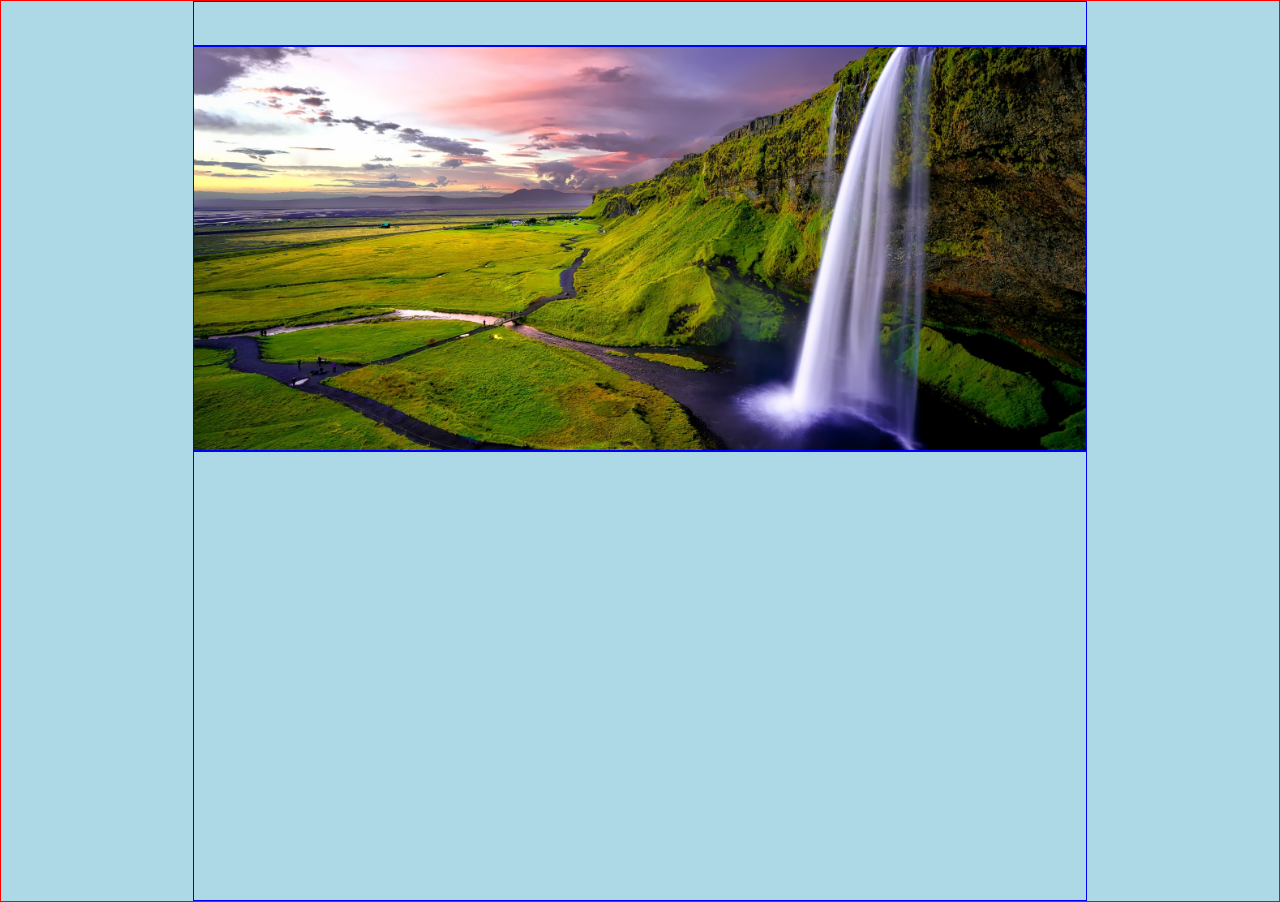
<file: example-one/index.html>
<!DOCTYPE html>
<html lang="en">
<head>
	<meta charset="UTF-8">
	<title>Slide</title>
	<style>
		*{
			margin: 0px;
			padding: 0px;
			box-sizing: border-box;
		}

		body {
			background-color: lightblue;
		}

		.wrapper {
			display: grid;
			grid-template: 5vh 45vh 50vh / 70%;
			border: 1px solid red;
			justify-content: center;
		}

		.wrapper .item {
			border: 1px solid blue;
		}

		.wrapper .item:nth-child(2) img{
			object-fit: cover;
			width: 100%;
			height: 100%;
		}


	</style>
</head>
<body>
	<div class="wrapper">
		<div class="item"></div>
		<div class="item">
			<img src="images/image1.jpg" alt="">
		</div>
		<div class="item"></div>
	</div>
</body>
</html>
</file>
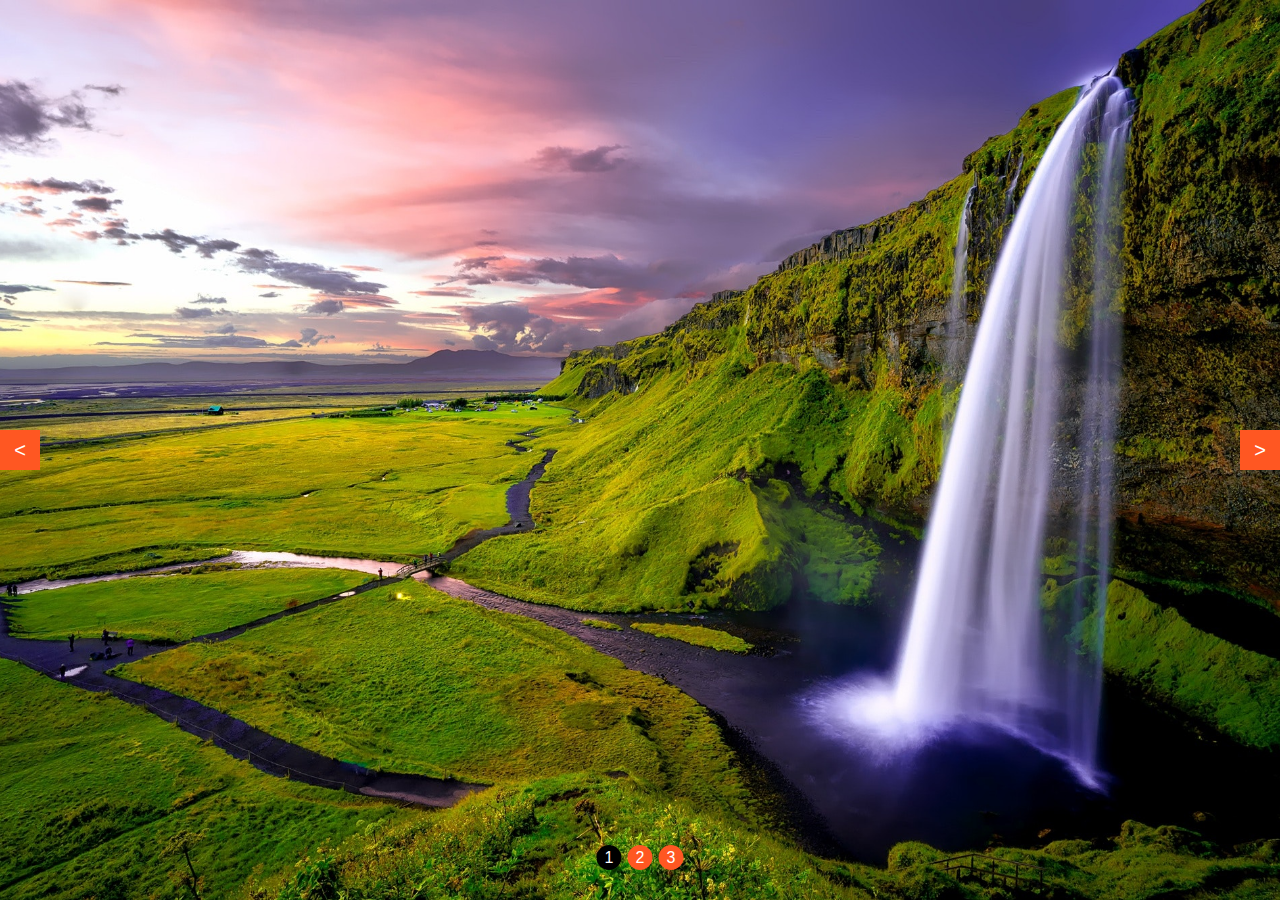
<file: example-three/index.html>
<!DOCTYPE html>
<html lang="es">
<head>
	<meta charset="UTF-8">
	<title>Slide 3</title>
	<style>
		body{
			margin:0;
			font-family: sans-serif;
			overflow-x: hidden;
		}

		*{
			box-sizing: border-box;
		}

		.home{
			height: 100vh;
			overflow:hidden;
			position: relative;
		}

		.home .slide{
			position: absolute;
			left:0;
			top:0;
			width: 100%;
			height: 100%;
			background-size: cover;
			background-position: center;
			z-index:1; 
			display:none;
			padding:0 15px;
			animation: slide 2s ease;
		}
		.home .slide.active{
			display: flex;
		}
		@keyframes slide{
			0%{
				transform:scale(1.1);
			}
			100%{
				transform: scale(1);
			}
		}
		.container{
			max-width: 1170px;
			margin:auto;
			
		}

		.home .container{
			 flex-grow: 1;
		}
		.home .caption{
			width:50%;
		}
		.home .caption h1{
			font-size:42px;
			color:#000000;
			margin:0;
			
		}
		.home .slide.active .caption h1{
			opacity:0;
			animation: captionText .5s ease forwards;
			animation-delay:1s;
		}
		.home .caption p{
			font-size: 18px;
			margin:15px 0 30px;
			color:#222222;
		}
		.home .slide.active .caption p{
			opacity:0;
			animation: captionText .5s ease forwards;
			animation-delay:1.2s;
		}
		.home .caption a{
		 display: inline-block;
		 padding:10px 30px;
		 background-color: #000000;
		 text-decoration: none;
		 color:#ffffff;
		}

		.home .slide.active .caption a{
			opacity:0;
			animation: captionText .5s ease forwards;
			animation-delay:1.4s;
		}

		@keyframes captionText{
			0%{
				opacity:0; transform: translateX(-100px);
			}
			100%{
			 opacity:1; transform: translateX(0px);	
			}
		}

		.home .controls .prev,
		.home .controls .next{
		 position: absolute;
		 z-index:2;
		 top:50%;
		 height:40px;
		 width: 40px;
		 margin-top: -20px;
		 color:#ffffff;
		 background-color: #FF5722;
		 text-align: center;
		 line-height: 40px;
		 font-size:20px;
		 cursor:pointer;
		 transition: all .5s ease;
		}
		.home .controls .prev:hover,
		.home .controls .next:hover{
			background-color: #000000;
		}
		.home .controls .prev{
		 left:0;
		}
		.home .controls .next{
		 right:0;
		}

		.home .indicator{
			position: absolute;
			left:50%;
			bottom:30px;
			z-index: 2;
			transform: translateX(-50%);
		}

		.home .indicator div{
			display: inline-block;
			width:25px;
			height: 25px;
			color:#ffffff;
			background-color: #FF5722;
			border-radius:50%;
			text-align: center;
			line-height: 25px;
			margin:0 3px;
		}

		.home .indicator div.active{
		 background-color: #000;
		}

		/*responsive*/
		@media(max-width: 767px){
			.controls{
				display: none;
			}
		}

	</style>

</head>
<body>
	<section class="home">
		<div class="slider">
			<div class="slide active" style="background-image: url('images/image1.jpg');">
				<div class="container">
					<div class="caption">
						<h1>One magic experience</h1>
						<p>Lorem ipsum dolor sit amet, consectetur adipisicing elit. Eligendi illo, ab tempora officia sunt, architecto cupiditate placeat repellendus.</p>
						<a href="">More</a>
					</div>
				</div>
			</div>
			<div class="slide" style="background-image: url('images/image2.jpg');">
				<div class="container">
					<div class="caption">
						<h1>Incredibles Places</h1>
						<p>Lorem ipsum dolor sit amet, consectetur adipisicing elit. Eligendi illo, ab tempora officia sunt, architecto cupiditate placeat repellendus.</p>
						<a href="">More</a>
					</div>
				</div>
			</div>
			<div class="slide" style="background-image: url('images/image3.jpg');">
				<div class="container">
					<div class="caption">
						<h1>Comfortable</h1>
						<p>Lorem ipsum dolor sit amet, consectetur adipisicing elit. Eligendi illo, ab tempora officia sunt, architecto cupiditate placeat repellendus.</p>
						<a href="">More</a>
					</div>
				</div>
			</div>
		</div>
		   
	    <!-- controls  -->
	    <div class="controls">
	        <div class="prev"><</div>
	        <div class="next">></div>
	    </div>

	    <!-- indicators -->
	    <div class="indicator">
	    </div>
	</section>
	<script>
		

	const slides=document.querySelector(".slider").children;
	const prev=document.querySelector(".prev");
	const next=document.querySelector(".next");
	const indicator=document.querySelector(".indicator");
	let index=0;


		prev.addEventListener("click",function(){
	    	prevSlide();
	       	updateCircleIndicator(); 
	       	resetTimer();
	   	})

	   	next.addEventListener("click",function(){
	      	nextSlide(); 
	      	updateCircleIndicator();
	      	resetTimer();  
	   	})

	   	// create circle indicators
	    function circleIndicator(){
	        for(let i=0; i< slides.length; i++){
	        	const div=document.createElement("div");
	        	      div.innerHTML=i+1;
	                div.setAttribute("onclick","indicateSlide(this)")
	                div.id=i;
	                if(i==0){
	                	div.className="active";
	                }
	               indicator.appendChild(div);
	        }
	    }
	    circleIndicator();

	    function indicateSlide(element){
	         index=element.id;
	         changeSlide();
	         updateCircleIndicator();
	         resetTimer();
	    }
	     
	    function updateCircleIndicator(){
	    	for(let i=0; i<indicator.children.length; i++){
	    		indicator.children[i].classList.remove("active");
	    	}
	    	indicator.children[index].classList.add("active");
	    }

	   	function prevSlide(){
	   	 	if(index==0){
	   	 		index=slides.length-1;
	   	 	}
	   	 	else{
	   	 		index--;
	   	 	}
	   	 	changeSlide();
	   	}

	   	function nextSlide(){
	      	if(index==slides.length-1){
	      		index=0;
	      	}
	      	else{
	      		index++;
	      	}
	      	changeSlide();
	   	}

	   	function changeSlide(){
	   	    for(let i=0; i<slides.length; i++){
	   	       	slides[i].classList.remove("active");
	   	    }

	       	slides[index].classList.add("active");
	   	}

	   	function resetTimer(){
	   	  	// when click to indicator or controls button 
	   	  	// stop timer 
	   	  	clearInterval(timer);
	   	  	// then started again timer
	   	  	timer=setInterval(autoPlay,4000);
	   	}
	 
	  
	  	function autoPlay(){
	      	nextSlide();
	      	updateCircleIndicator();
	  	}

	  	let timer=setInterval(autoPlay,4000);

	</script>
</body>
</html>
</file>
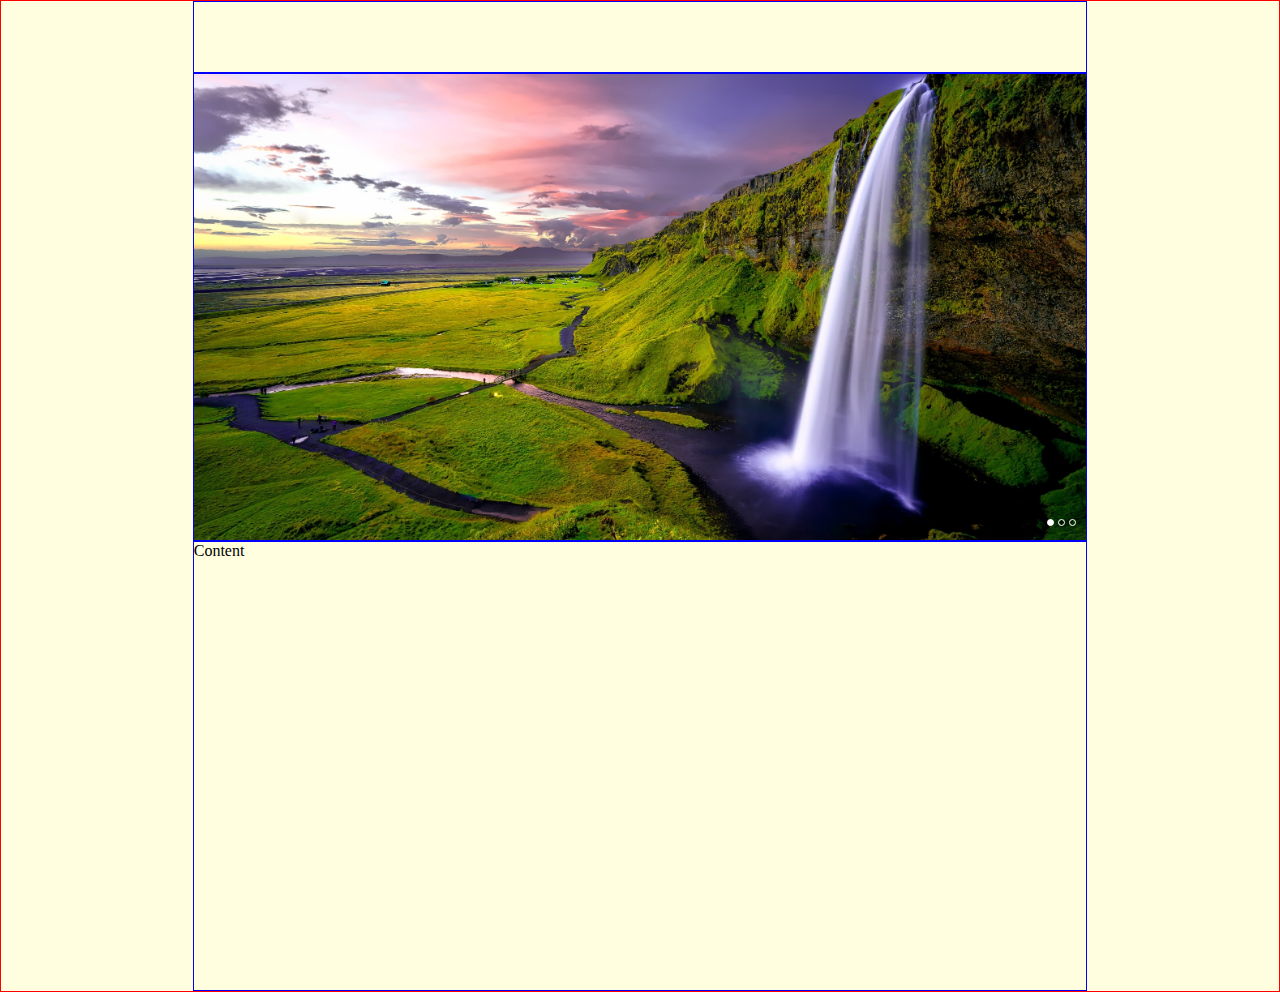
<file: example-two/index.html>
<!DOCTYPE html>
<html lang="en">
<head>
	<meta charset="UTF-8">
	<title>Slide</title>
	<style>
		*{
			margin: 0px;
			padding: 0px;
			box-sizing: border-box;
		}

		body {
			background-color: lightyellow;
		}

		.wrapper {
			display: grid;
			grid-template: 8vh 52vh 50vh / 70%;
			border: 1px solid red;
			justify-content: center;
		}

		.wrapper .item {
			border: 1px solid blue;
			position: relative;
		}

		.wrapper .item:nth-child(2) img{
			object-fit: cover;
			width: 100%;
			height: 100%;
		}

		.controls-slide {
			position: absolute;
			bottom: 10px;
			right: 10px;
		}

		.controls-slide .bt {
			border: 1px solid #FFFFFF;
			display: inline-block;
			height: 7px;
			width: 7px;
			border-radius: 3.5px;
		}

		.active {
			background-color: #FFFFFF;
		}

		.controls-slide .bt:hover{
			cursor: pointer;
		}
	</style>
</head>
<body>
	<div class="wrapper">
		<div class="item"></div>
		<div class="item slide">
			<img class="img-slide" src="images/image1.jpg" alt="">
			<div class="controls-slide">
				<div class="bt bt1 active"></div>
				<div class="bt bt2"></div>
				<div class="bt bt3"></div>
			</div>
		</div>
		<div class="item">Content</div>
	</div>
	<script>
		const img_slide = document.querySelector('.img-slide');
		const bt1_slide = document.querySelector('.bt1');
		const bt2_slide = document.querySelector('.bt2');
		const bt3_slide = document.querySelector('.bt3');
		
		let counter = 0;
				
		bt1_slide.addEventListener('click', function(){
			counter = 0;
			bt1_slide.classList.add('active');
			bt2_slide.classList.remove('active');
			bt3_slide.classList.remove('active');
		});

		bt2_slide.addEventListener('click', function(){
			counter = 1;
			bt2_slide.classList.add('active');
			bt1_slide.classList.remove('active');
			bt3_slide.classList.remove('active');
		});

		bt3_slide.addEventListener('click', function(){
			counter = 2;
			bt3_slide.classList.add('active');
			bt1_slide.classList.remove('active');
			bt2_slide.classList.remove('active');
		});
		
		
		var images_collection = ["images/image1.jpg", "images/image2.jpg", "images/image3.jpg"];


		setInterval(()=>{
			console.log(images_collection.length);
			var array_images_size = images_collection.length;
			if(counter < array_images_size){
				img_slide.setAttribute('src', images_collection[counter]);
				counter++;
				switch(counter < 4){
					case counter == 1: 
						bt1_slide.classList.add('active');
						bt2_slide.classList.remove('active');
						bt3_slide.classList.remove('active');
						break;
					case counter == 2:
						bt2_slide.classList.add('active');
						bt1_slide.classList.remove('active');
						bt3_slide.classList.remove('active');
						break;
					case counter == 3:
						bt3_slide.classList.add('active');
						bt1_slide.classList.remove('active');
						bt2_slide.classList.remove('active');
						break;
				}
			}else{
				counter = 0;
			}
		},3000);

	</script>
</body>
</html>
</file>
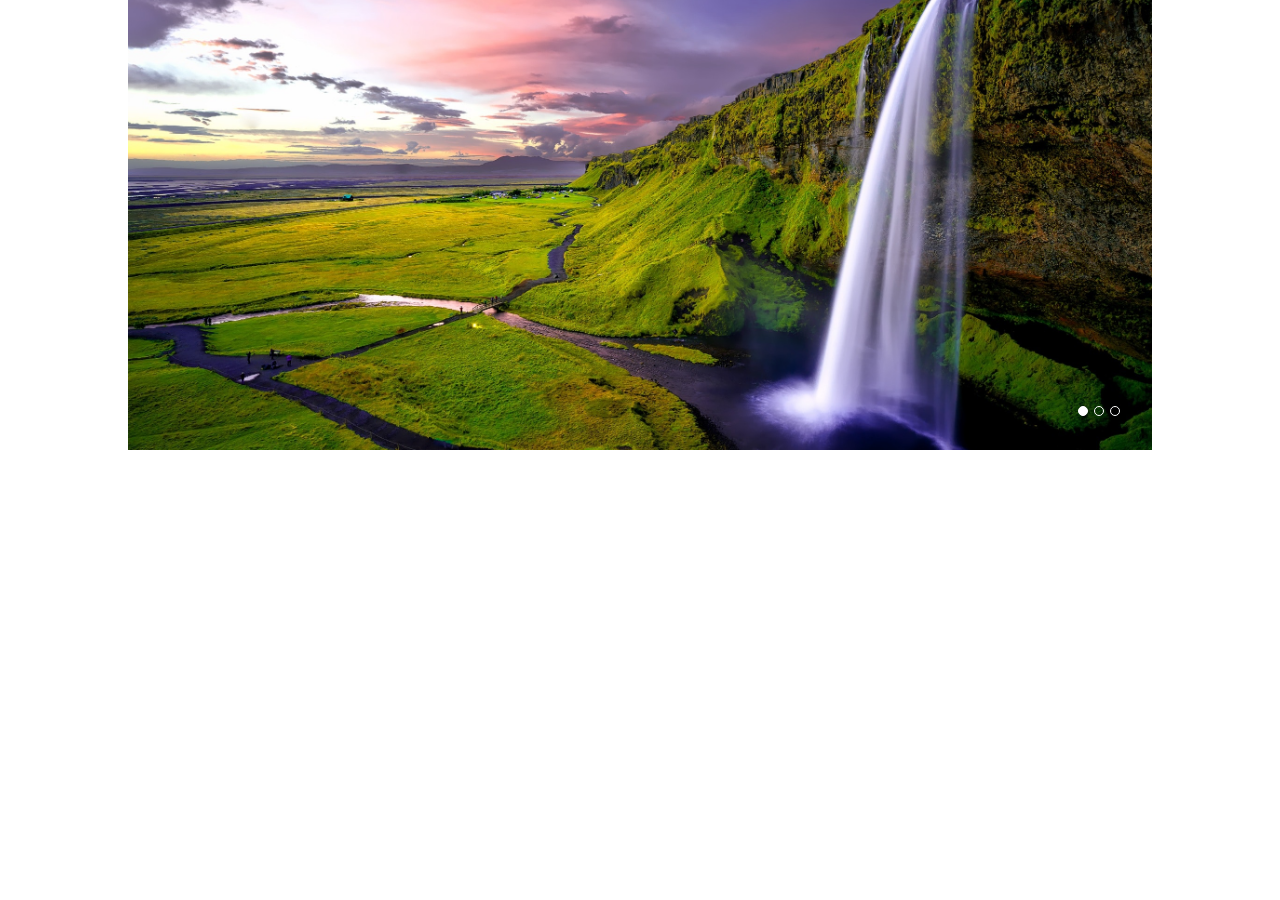
<file: example-three/second.html>
<!DOCTYPE html>
<html lang="es">
<head>
	<meta charset="UTF-8">
	<title>Slide 3</title>
	<link rel="stylesheet" href="css/mainslide.css">
</head>
<body>
	<section class="home">
		<div class="slider">
			<div class="slide active" style="background-image: url('images/image1.jpg');">
				<div class="container">
					<div class="backshape">
						<object data="images/backgreen.svg" type="image/svg+xml"></object>
					</div>
					<div class="caption">
						<h1>One magic experience</h1>
						<p>Lorem ipsum dolor sit amet, consectetur adipisicing elit. Eligendi illo, ab tempora officia sunt, architecto cupiditate placeat repellendus.</p>
						<a href="">More</a>
					</div>
				</div>
			</div>
			<div class="slide" style="background-image: url('images/image2.jpg');">
				<div class="container">
					<div class="backshape">
						<object data="images/backgreen.svg" type="image/svg+xml"></object>
					</div>
					<div class="caption">
						<h1>Incredibles Places</h1>
						<p>Lorem ipsum dolor sit amet, consectetur adipisicing elit. Eligendi illo, ab tempora officia sunt, architecto cupiditate placeat repellendus.</p>
						<a href="">More</a>
					</div>
				</div>
			</div>
			<div class="slide" style="background-image: url('images/image3.jpg');">
				<div class="container">
					<div class="backshape">
						<object data="images/backgreen.svg" type="image/svg+xml"></object>
					</div>
					<div class="caption">
						<h1>Comfortable</h1>
						<p>Lorem ipsum dolor sit amet, consectetur adipisicing elit. Eligendi illo, ab tempora officia sunt, architecto cupiditate placeat repellendus.</p>
						<a href="">More</a>
					</div>
				</div>
			</div>
		</div>
		   
	    <!-- controls  -->
	    <div class="controls">
	        <div class="prev"><</div>
	        <div class="next">></div>
	    </div>

	    <!-- indicators -->
	    <div class="indicator">
	    </div>
	</section>
	<script src="js/mainslide.js"></script>
</body>
</html>
</file>
<file: example-three/css/mainslide.css>
body{
	margin:0;
	font-family: sans-serif;
	overflow-x: hidden;
}

*{
	box-sizing: border-box;
}

.home{
	height: 50vh;
	width: 80vw;
	overflow:hidden;
	position: relative;
	margin: auto;
}

.home .slide{
	position: absolute;
	left:0;
	top:0;
	width: 100%;
	height: 100%;
	background-size: cover;
	background-position: center;
	z-index:1; 
	display:none;
	animation: slide 2s ease;
}
.home .slide.active{
	display: flex;
}
@keyframes slide{
	0%{
		transform:scale(1.1);
	}
	100%{
		transform: scale(1);
	}
}
.container{
	max-width: 1170px;
	margin: 0 auto;
	height: 90%;
}

.home .container{
	flex-grow: 1;
}

.backshape{
	position: absolute;
	opacity:0;
	animation: captionText .5s ease forwards;
	animation-delay:0.7s;
	width: 100%;
	height: 100%;
}

.home .caption{
	height: 80%;
	width: 47%;
	margin-left: 65px;
	margin-top: 25px;
	position: relative;
}
.home .caption h1{
	font-size: 3em;
	color:#FFFFFF;
	margin:0;
}
.home .slide.active .caption h1{
	opacity:0;
	animation: captionText .5s ease forwards;
	animation-delay:1s;
	position: relative;
}
.home .caption p{
	font-size: 1.2em;
	margin:15px 0 10px;
	color:#FFFFFF;
}
.home .slide.active .caption p{
	opacity:0;
	animation: captionText .5s ease forwards;
	animation-delay:1.2s;
}
.home .caption a{
	position: absolute;
	display: inline-block;
	padding: 10px 30px;
	background-color: #FFCC29;
	border-radius: 5px;
	border: 2px solid #FFFFFF;
	text-decoration: none;
	color: #ffffff;
	width: 160px;
	text-align: center;
	margin-left: 80%;
	bottom: 5px;
}

.home .slide.active .caption a{
	opacity:0;
	animation: captionText .5s ease forwards;
	animation-delay:1.4s;
}

@keyframes captionText{
	0%{
		opacity:0; transform: translateX(-100px);
	}
	100%{
		opacity:1; transform: translateX(0px);	
	}
}

.home .controls .prev,
.home .controls .next{
	position: absolute;
	z-index:2;
	top:50%;
	height:40px;
	width: 40px;
	margin-top: -20px;
	color:#ffffff;
	background-color: #FF5722;
	text-align: center;
	line-height: 40px;
	font-size:20px;
	cursor:pointer;
	transition: all .5s ease;
	display: none;
}
.home .controls .prev:hover,
.home .controls .next:hover{
	background-color: #000000;
}
.home .controls .prev{
	left:0;
}
.home .controls .next{
	right:0;
}

.home .indicator{
	position: absolute;
	right:5px;
	bottom:30px;
	z-index: 2;
	transform: translateX(-50%);
}

.home .indicator div{
	display: inline-block;
	width:10px;
	height: 10px;
	color:#ffffff;
	border: 1px solid #FFFFFF;
	border-radius:50%;
	text-align: center;
	line-height: 25px;
	margin:0 3px;
	cursor: pointer;
}

.home .indicator div.active{
	background-color: #FFFFFF;
}

/*responsive*/
@media (max-width: 360px){
	.home{
		height: 10vh;
	}
	.controls{
		display: none;
	}

	.backshape {
		display: none;
	}
}
</file>
